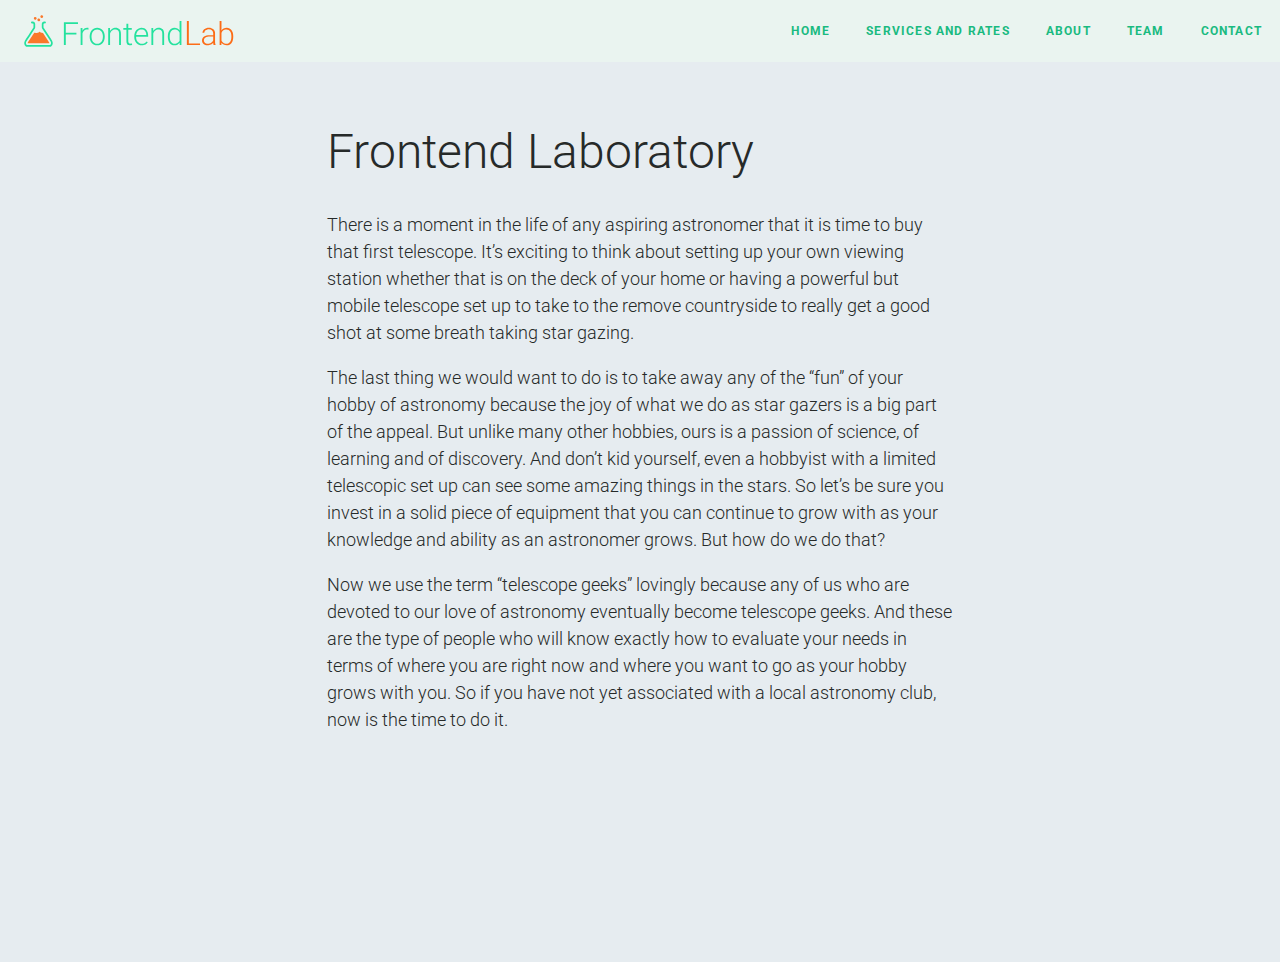
<file: index.html>
<!doctype html>
<html>
  <head>
    <meta content="IE=edge" http-equiv="X-UA-Compatible">
    <meta charset="utf-8">
    <meta content="width=device-width,initial-scale=1.0,minimum-scale=1.0,maximum-scale=1.0,user-scalable=no" name="viewport">

    <!-- Use title if it's in the page YAML frontmatter -->
    <title>Frontend Library</title>
    <link href="/stylesheets/site.css" rel="stylesheet" />

  </head>

  <body class="index">
    <div class="nav-bar">
<a href="/">        <div class="nav-logo">
          <img src="/images/brand/logo.svg" alt="Logo" />
        </div>
</a>      <div id="menu">
        <div class="one"></div>
        <div class="two"></div>
        <div class="three"></div>
      </div>
      <div class="nav-items">
        <ul>
          <a href="/index.html"><li class="nav_active">Home</li></a>
          <a href="#"><li class="nav_active">Services and Rates</li></a>
          <a href="#"><li class="nav_active">About</li></a>
          <a href="#"><li class="nav_active">Team</li></a>
          <a href="#"><li class="nav_active">Contact</li></a>
        </ul>
      </div>
    </div>

    <section class="section--first section--padding__tiny">
  <div class="container">
    <div class="col-6 shift-3">
      <div class="text-container">
        <h1>Frontend Laboratory</h1>
        <p class="font-p-large">
          There is a moment in the life of any aspiring astronomer that it is time to buy that first telescope. It’s exciting to think about setting up your own viewing station whether that is on the deck of your home or having a powerful but mobile telescope set up to take to the remove countryside to really get a good shot at some breath taking star gazing.
        </p>
        <p class="font-p-large">
          The last thing we would want to do is to take away any of the “fun” of your hobby of astronomy because the joy of what we do as star gazers is a big part of the appeal. But unlike many other hobbies, ours is a passion of science, of learning and of discovery. And don’t kid yourself, even a hobbyist with a limited telescopic set up can see some amazing things in the stars. So let’s be sure you invest in a solid piece of equipment that you can continue to grow with as your knowledge and ability as an astronomer grows. But how do we do that?
        </p>
        <p class="font-p-large">
          Now we use the term “telescope geeks” lovingly because any of us who are devoted to our love of astronomy eventually become telescope geeks. And these are the type of people who will know exactly how to evaluate your needs in terms of where you are right now and where you want to go as your hobby grows with you. So if you have not yet associated with a local astronomy club, now is the time to do it.
        </p>
      </div>
    </div>
  </div>
</section>


    <script src="https://ajax.googleapis.com/ajax/libs/jquery/3.1.0/jquery.min.js"></script>
    <script src="/javascripts/all.js"></script>
  </body>
</html>
</file>
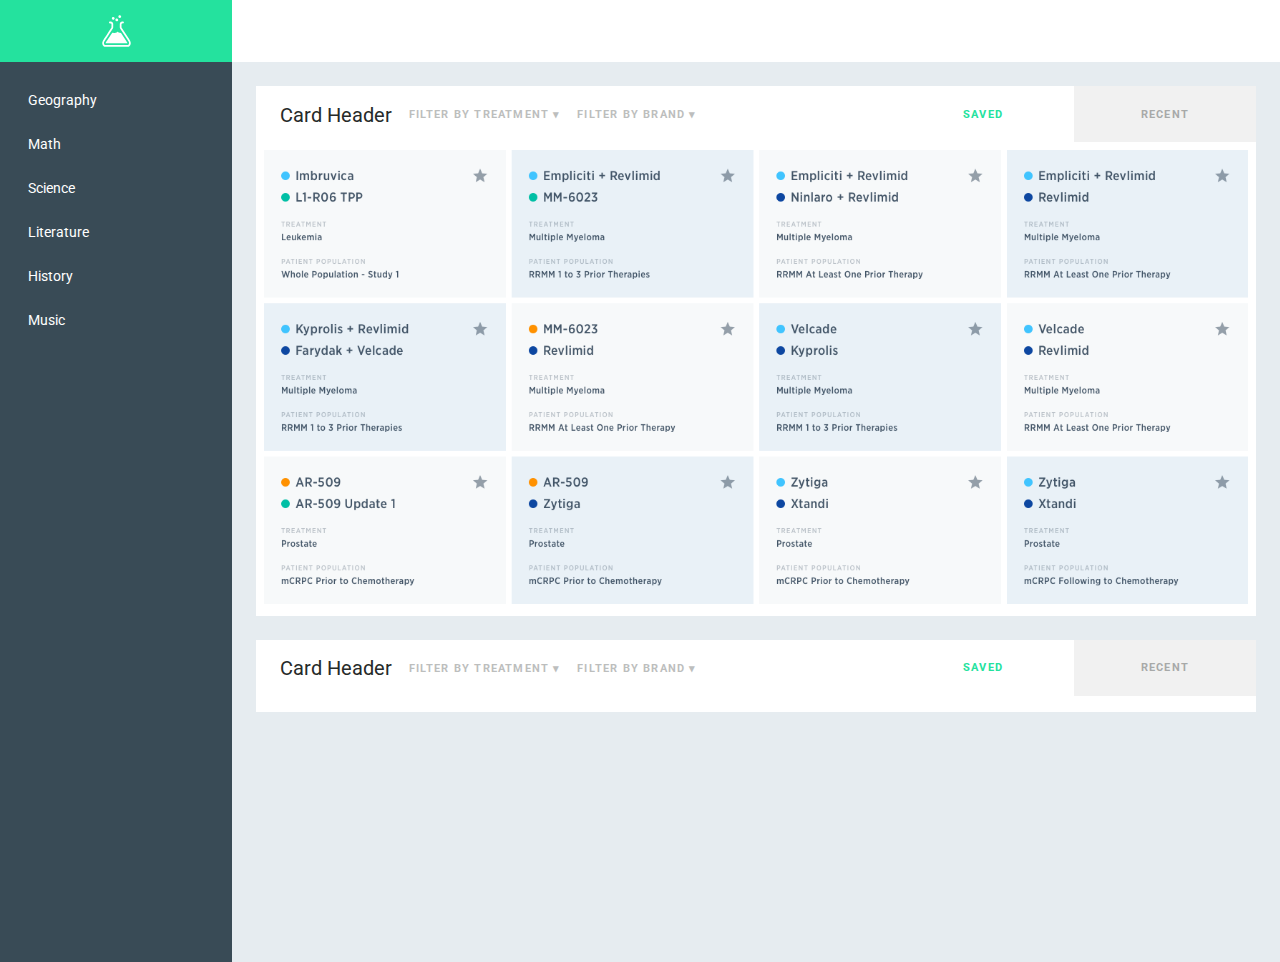
<file: sidebar/index.html>
<!doctype html>
<html>
  <head>
    <meta content="IE=edge" http-equiv="X-UA-Compatible">
    <meta charset="utf-8">
    <meta content="width=device-width,initial-scale=1.0,minimum-scale=1.0,maximum-scale=1.0,user-scalable=no" name="viewport">

    <!-- Use title if it's in the page YAML frontmatter -->
    <title>Frontend Library | Sidebar</title>
    <link href="../stylesheets/site.css" rel="stylesheet" />

  </head>

  <body class="sidebar sidebar_index">
    <!-- Navbar / Header -->
    <!-- <div class="nav-bar">
<a href="/">    <div class="nav-logo">
      <img src="../images/brand/logo.svg" alt="Logo" />
    </div>
</a>  <div id="menu">
    <div class="one"></div>
    <div class="two"></div>
    <div class="three"></div>
  </div>
  <div class="nav-items">
    <ul>
      <a href="/index.html">
        <li class="nav_active">Home</li>
      </a>
      <a href="#">
        <li class="nav_active">Services and Rates</li>
      </a>
      <a href="#">
        <li class="nav_active">About</li>
      </a>
      <a href="#">
        <li class="nav_active">Team</li>
      </a>
      <a href="#">
        <li class="nav_active">Contact</li>
      </a>
    </ul>
  </div>
</div>
 -->
    <div class="sidebar-left">
  <div class="sidebar-header">
      <img src="../images/brand/logo-icon.svg" alt="Logo icon" />
  </div>
  <div class="sidebar-links">
    <ul class="sidebar-link-group">
      <li>Geography</li>
      <li>Math</li>
      <li>Science</li>
      <li>Literature</li>
      <li>History</li>
      <li>Music</li>
    </ul>
  </div>
</div>

    <div class="sidebar-headerbar">

</div>



    <!-- <div class="page-wrap"> -->
    

<div class="page-wrap dashboard-padding">

  <div class="container">



    <div class=" card card-data">
      <div class="card-data-header">
  <div class="card-data-header-text-group">
    <h2 class="card-data-header-text">Card Header</h2>
    <h5 class="card-data-header-filter card-header-ui-controls">Filter By Treatment ▾</h5>
    <h5 class="card-data-header-filter card-header-ui-controls">Filter by Brand ▾</h5>
  </div>

  <div class="card-data-header-tab-group">
    <div class="card-header-tab-fixed card-header-tab-fixed-active">
      <h5 class="card-header-ui-controls">Saved</h5>
    </div>
    <div class="card-header-tab-fixed card-header-tab-fixed-inactive">
      <h5 class="card-header-ui-controls">Recent</h5>
    </div>
  </div>
</div>

      <div class="card-data-content card-data-tile-padding">
        <img src="../images/test/comparison-tiles@2x.png" alt="" />
      </div>
    </div>

    <div class=" card card-data">
      <div class="card-data-header">
  <div class="card-data-header-text-group">
    <h2 class="card-data-header-text">Card Header</h2>
    <h5 class="card-data-header-filter card-header-ui-controls">Filter By Treatment ▾</h5>
    <h5 class="card-data-header-filter card-header-ui-controls">Filter by Brand ▾</h5>
  </div>

  <div class="card-data-header-tab-group">
    <div class="card-header-tab-fixed card-header-tab-fixed-active">
      <h5 class="card-header-ui-controls">Saved</h5>
    </div>
    <div class="card-header-tab-fixed card-header-tab-fixed-inactive">
      <h5 class="card-header-ui-controls">Recent</h5>
    </div>
  </div>
</div>

      <div class="card-data-content card-data-tile-padding">
        <!-- <img src="../images/test/comparison-tiles@2x.png" alt="" /> -->
      </div>
    </div>


  </div>




</div>

    <!-- </div> -->


    <!-- Footer -->
    <!-- <footer>
  <div class="container">
    <h2>Frontend Labs</h2>
    Copyright 2016
  </div>

</footer>
 -->

    <script src="https://ajax.googleapis.com/ajax/libs/jquery/3.1.0/jquery.min.js"></script>
    <script src="../javascripts/all.js"></script>
  </body>
</html>
</file>
<file: stylesheets/site.css>
/*! normalize.css v4.1.1 | MIT License | github.com/necolas/normalize.css */
/**
 * 1. Change the default font family in all browsers (opinionated).
 * 2. Prevent adjustments of font size after orientation changes in IE and iOS.
 */
@import url("https://fonts.googleapis.com/css?family=Roboto");
@import url("https://fonts.googleapis.com/css?family=Roboto+Slab");
@import url("https://fonts.googleapis.com/css?family=Roboto+Condensed");
html {
  -ms-text-size-adjust: 100%;
  /* 2 */
  -webkit-text-size-adjust: 100%;
  /* 2 */
  text-rendering: optimizeLegibility;
  -webkit-font-smoothing: antialiased;
  -moz-osx-font-smoothing: grayscale; }

/**
 * Remove the margin in all browsers (opinionated).
 */
body {
  margin: 0; }

/* HTML5 display definitions
   ========================================================================== */
/**
 * Add the correct display in IE 9-.
 * 1. Add the correct display in Edge, IE, and Firefox.
 * 2. Add the correct display in IE.
 */
article,
aside,
details,
figcaption,
figure,
footer,
header,
main,
menu,
nav,
section,
summary {
  /* 1 */
  display: block; }

/**
 * Add the correct display in IE 9-.
 */
audio,
canvas,
progress,
video {
  display: inline-block; }

/**
 * Add the correct display in iOS 4-7.
 */
audio:not([controls]) {
  display: none;
  height: 0; }

/**
 * Add the correct vertical alignment in Chrome, Firefox, and Opera.
 */
progress {
  vertical-align: baseline; }

/**
 * Add the correct display in IE 10-.
 * 1. Add the correct display in IE.
 */
template,
[hidden] {
  display: none; }

/* Links
   ========================================================================== */
/**
 * 1. Remove the gray background on active links in IE 10.
 * 2. Remove gaps in links underline in iOS 8+ and Safari 8+.
 */
a {
  background-color: transparent;
  /* 1 */
  -webkit-text-decoration-skip: objects;
  /* 2 */ }

/**
 * Remove the outline on focused links when they are also active or hovered
 * in all browsers (opinionated).
 */
a:active,
a:hover {
  outline-width: 0; }

/* Text-level semantics
   ========================================================================== */
/**
 * 1. Remove the bottom border in Firefox 39-.
 * 2. Add the correct text decoration in Chrome, Edge, IE, Opera, and Safari.
 */
abbr[title] {
  border-bottom: none;
  /* 1 */
  text-decoration: underline;
  /* 2 */
  text-decoration: underline dotted;
  /* 2 */ }

/**
 * Prevent the duplicate application of `bolder` by the next rule in Safari 6.
 */
b,
strong {
  font-weight: inherit; }

/**
 * Add the correct font weight in Chrome, Edge, and Safari.
 */
b,
strong {
  font-weight: bolder; }

/**
 * Add the correct font style in Android 4.3-.
 */
dfn {
  font-style: italic; }

/**
 * Correct the font size and margin on `h1` elements within `section` and
 * `article` contexts in Chrome, Firefox, and Safari.
 */
h1 {
  font-size: 2em;
  margin: 0.67em 0; }

/**
 * Add the correct background and color in IE 9-.
 */
mark {
  background-color: #ff0;
  color: #000; }

/**
 * Add the correct font size in all browsers.
 */
small {
  font-size: 80%; }

/**
 * Prevent `sub` and `sup` elements from affecting the line height in
 * all browsers.
 */
sub,
sup {
  font-size: 75%;
  line-height: 0;
  position: relative;
  vertical-align: baseline; }

sub {
  bottom: -0.25em; }

sup {
  top: -0.5em; }

/* Embedded content
   ========================================================================== */
/**
 * Remove the border on images inside links in IE 10-.
 */
img {
  border-style: none; }

/**
 * Hide the overflow in IE.
 */
svg:not(:root) {
  overflow: hidden; }

/* Grouping content
   ========================================================================== */
/**
 * 1. Correct the inheritance and scaling of font size in all browsers.
 * 2. Correct the odd `em` font sizing in all browsers.
 */
code,
kbd,
pre,
samp {
  font-family: monospace, monospace;
  /* 1 */
  font-size: 1em;
  /* 2 */ }

/**
 * Add the correct margin in IE 8.
 */
figure {
  margin: 1em 40px; }

/**
 * 1. Add the correct box sizing in Firefox.
 * 2. Show the overflow in Edge and IE.
 */
hr {
  box-sizing: content-box;
  /* 1 */
  height: 0;
  /* 1 */
  overflow: visible;
  /* 2 */ }

/* Forms
   ========================================================================== */
/**
 * 1. Change font properties to `inherit` in all browsers (opinionated).
 * 2. Remove the margin in Firefox and Safari.
 */
button,
input,
select,
textarea {
  font: inherit;
  /* 1 */
  margin: 0;
  /* 2 */ }

/**
 * Restore the font weight unset by the previous rule.
 */
optgroup {
  font-weight: bold; }

/**
 * Show the overflow in IE.
 * 1. Show the overflow in Edge.
 */
button,
input {
  /* 1 */
  overflow: visible; }

/**
 * Remove the inheritance of text transform in Edge, Firefox, and IE.
 * 1. Remove the inheritance of text transform in Firefox.
 */
button,
select {
  /* 1 */
  text-transform: none; }

/**
 * 1. Prevent a WebKit bug where (2) destroys native `audio` and `video`
 *    controls in Android 4.
 * 2. Correct the inability to style clickable types in iOS and Safari.
 */
button,
html [type="button"],
[type="reset"],
[type="submit"] {
  -webkit-appearance: button;
  /* 2 */ }

/**
 * Remove the inner border and padding in Firefox.
 */
button::-moz-focus-inner,
[type="button"]::-moz-focus-inner,
[type="reset"]::-moz-focus-inner,
[type="submit"]::-moz-focus-inner {
  border-style: none;
  padding: 0; }

/**
 * Restore the focus styles unset by the previous rule.
 */
button:-moz-focusring,
[type="button"]:-moz-focusring,
[type="reset"]:-moz-focusring,
[type="submit"]:-moz-focusring {
  outline: 1px dotted ButtonText; }

/**
 * Change the border, margin, and padding in all browsers (opinionated).
 */
fieldset {
  border: 1px solid #c0c0c0;
  margin: 0 2px;
  padding: 0.35em 0.625em 0.75em; }

/**
 * 1. Correct the text wrapping in Edge and IE.
 * 2. Correct the color inheritance from `fieldset` elements in IE.
 * 3. Remove the padding so developers are not caught out when they zero out
 *    `fieldset` elements in all browsers.
 */
legend {
  box-sizing: border-box;
  /* 1 */
  color: inherit;
  /* 2 */
  display: table;
  /* 1 */
  max-width: 100%;
  /* 1 */
  padding: 0;
  /* 3 */
  white-space: normal;
  /* 1 */ }

/**
 * Remove the default vertical scrollbar in IE.
 */
textarea {
  overflow: auto; }

/**
 * 1. Add the correct box sizing in IE 10-.
 * 2. Remove the padding in IE 10-.
 */
[type="checkbox"],
[type="radio"] {
  box-sizing: border-box;
  /* 1 */
  padding: 0;
  /* 2 */ }

/**
 * Correct the cursor style of increment and decrement buttons in Chrome.
 */
[type="number"]::-webkit-inner-spin-button,
[type="number"]::-webkit-outer-spin-button {
  height: auto; }

/**
 * 1. Correct the odd appearance in Chrome and Safari.
 * 2. Correct the outline style in Safari.
 */
[type="search"] {
  -webkit-appearance: textfield;
  /* 1 */
  outline-offset: -2px;
  /* 2 */ }

/**
 * Remove the inner padding and cancel buttons in Chrome and Safari on OS X.
 */
[type="search"]::-webkit-search-cancel-button,
[type="search"]::-webkit-search-decoration {
  -webkit-appearance: none; }

/**
 * Correct the text style of placeholders in Chrome, Edge, and Safari.
 */
::-webkit-input-placeholder {
  color: inherit;
  opacity: 0.54; }

/**
 * 1. Correct the inability to style clickable types in iOS and Safari.
 * 2. Change font properties to `inherit` in Safari.
 */
::-webkit-file-upload-button {
  -webkit-appearance: button;
  /* 1 */
  font: inherit;
  /* 2 */ }

html {
  box-sizing: border-box; }

*, *::after, *::before {
  box-sizing: inherit; }

button, [type='button'], [type='reset'], [type='submit'] {
  appearance: none;
  background-color: #24E29E;
  border: 0;
  border-radius: 3px;
  color: #fff;
  cursor: pointer;
  display: inline-block;
  font-family: "Roboto", -apple-system, BlinkMacSystemFont, "Segoe UI", "Roboto", "Oxygen", "Ubuntu", "Cantarell", "Fira Sans", "Droid Sans", "Helvetica Neue", sans-serif, sans-serif;
  font-size: 1em;
  -webkit-font-smoothing: antialiased;
  font-weight: 600;
  line-height: 1;
  padding: 0.625em 1.5em;
  text-align: center;
  text-decoration: none;
  transition: background-color 150ms ease;
  user-select: none;
  vertical-align: middle;
  white-space: nowrap; }
  button:hover, button:focus, [type='button']:hover, [type='button']:focus, [type='reset']:hover, [type='reset']:focus, [type='submit']:hover, [type='submit']:focus {
    background-color: #1db57e;
    color: #fff; }
  button:disabled, [type='button']:disabled, [type='reset']:disabled, [type='submit']:disabled {
    cursor: not-allowed;
    opacity: 0.5; }
    button:disabled:hover, [type='button']:disabled:hover, [type='reset']:disabled:hover, [type='submit']:disabled:hover {
      background-color: #24E29E; }

fieldset {
  background-color: transparent;
  border: 0;
  margin: 0;
  padding: 0; }

legend {
  font-weight: 600;
  margin-bottom: 0.3125em;
  padding: 0; }

label {
  display: block;
  font-weight: 600;
  margin-bottom: 0.3125em; }

input,
select,
textarea {
  display: block;
  font-family: "Roboto", -apple-system, BlinkMacSystemFont, "Segoe UI", "Roboto", "Oxygen", "Ubuntu", "Cantarell", "Fira Sans", "Droid Sans", "Helvetica Neue", sans-serif, sans-serif;
  font-size: 1em; }

[type='color'], [type='date'], [type='datetime'], [type='datetime-local'], [type='email'], [type='month'], [type='number'], [type='password'], [type='search'], [type='tel'], [type='text'], [type='time'], [type='url'], [type='week'], input:not([type]), textarea {
  appearance: none;
  background-color: #fff;
  border: 1px solid #ddd;
  border-radius: 3px;
  box-shadow: inset 0 1px 3px rgba(0, 0, 0, 0.06);
  box-sizing: border-box;
  margin-bottom: 0.625em;
  padding: 0.5em;
  transition: border-color 150ms ease;
  width: 100%; }
  [type='color']:hover, [type='date']:hover, [type='datetime']:hover, [type='datetime-local']:hover, [type='email']:hover, [type='month']:hover, [type='number']:hover, [type='password']:hover, [type='search']:hover, [type='tel']:hover, [type='text']:hover, [type='time']:hover, [type='url']:hover, [type='week']:hover, input:not([type]):hover, textarea:hover {
    border-color: #b1b1b1; }
  [type='color']:focus, [type='date']:focus, [type='datetime']:focus, [type='datetime-local']:focus, [type='email']:focus, [type='month']:focus, [type='number']:focus, [type='password']:focus, [type='search']:focus, [type='tel']:focus, [type='text']:focus, [type='time']:focus, [type='url']:focus, [type='week']:focus, input:not([type]):focus, textarea:focus {
    border-color: #24E29E;
    box-shadow: inset 0 1px 3px rgba(0, 0, 0, 0.06), 0 0 5px rgba(28, 209, 144, 0.7);
    outline: none; }
  [type='color']:disabled, [type='date']:disabled, [type='datetime']:disabled, [type='datetime-local']:disabled, [type='email']:disabled, [type='month']:disabled, [type='number']:disabled, [type='password']:disabled, [type='search']:disabled, [type='tel']:disabled, [type='text']:disabled, [type='time']:disabled, [type='url']:disabled, [type='week']:disabled, input:not([type]):disabled, textarea:disabled {
    background-color: #f2f2f2;
    cursor: not-allowed; }
    [type='color']:disabled:hover, [type='date']:disabled:hover, [type='datetime']:disabled:hover, [type='datetime-local']:disabled:hover, [type='email']:disabled:hover, [type='month']:disabled:hover, [type='number']:disabled:hover, [type='password']:disabled:hover, [type='search']:disabled:hover, [type='tel']:disabled:hover, [type='text']:disabled:hover, [type='time']:disabled:hover, [type='url']:disabled:hover, [type='week']:disabled:hover, input:not([type]):disabled:hover, textarea:disabled:hover {
      border: 1px solid #ddd; }
  [type='color']::placeholder, [type='date']::placeholder, [type='datetime']::placeholder, [type='datetime-local']::placeholder, [type='email']::placeholder, [type='month']::placeholder, [type='number']::placeholder, [type='password']::placeholder, [type='search']::placeholder, [type='tel']::placeholder, [type='text']::placeholder, [type='time']::placeholder, [type='url']::placeholder, [type='week']::placeholder, input:not([type])::placeholder, textarea::placeholder {
    color: #7d7f7f; }

textarea {
  resize: vertical; }

[type="checkbox"],
[type="radio"] {
  display: inline;
  margin-right: 0.3125em; }

[type="file"] {
  margin-bottom: 0.625em;
  width: 100%; }

select {
  margin-bottom: 0.625em;
  width: 100%; }

html {
  box-sizing: border-box; }

*,
*::before,
*::after {
  box-sizing: inherit; }

html,
body {
  height: 100%; }

ul,
ol {
  list-style-type: none;
  margin: 0;
  padding: 0; }

dl {
  margin: 0; }

dt {
  font-weight: 600;
  margin: 0; }

dd {
  margin: 0; }

figure {
  margin: 0; }

img,
picture {
  margin: 0;
  max-width: 100%; }

table {
  border-collapse: collapse;
  margin: 0.625em 0;
  table-layout: fixed;
  width: 100%; }

th {
  border-bottom: 1px solid #a6a6a6;
  font-weight: 600;
  padding: 0.625em 0;
  text-align: left; }

td {
  border-bottom: 1px solid #ddd;
  padding: 0.625em 0; }

tr,
td,
th {
  vertical-align: middle; }

body {
  color: #262A29;
  font-family: "Roboto", -apple-system, BlinkMacSystemFont, "Segoe UI", "Roboto", "Oxygen", "Ubuntu", "Cantarell", "Fira Sans", "Droid Sans", "Helvetica Neue", sans-serif, sans-serif;
  font-size: 1em;
  font-weight: 300; }

h1 {
  font-size: 48px;
  font-weight: 300;
  line-height: 1.1; }

p {
  margin-top: 1em; }

a {
  color: #24E29E;
  text-decoration: none;
  transition: color 150ms ease; }
  a a:visited {
    color: #24E29E; }
  a:active, a:focus, a:hover {
    color: #1baa77; }

hr {
  border-bottom: 1px solid #ddd;
  border-left: 0;
  border-right: 0;
  border-top: 0;
  margin: 1.5em 0; }

.col-1 {
  float: left;
  display: block;
  margin-right: 2.22785%;
  width: 6.29114%; }
  .col-1:last-child {
    margin-right: 0; }
  @media screen and (max-width: 748px) {
    .col-1 {
      float: left;
      display: block;
      margin-right: 6.99522%;
      width: 100%; }
      .col-1:last-child {
        margin-right: 0; } }

.col-2 {
  float: left;
  display: block;
  margin-right: 2.22785%;
  width: 14.81013%; }
  .col-2:last-child {
    margin-right: 0; }
  @media screen and (max-width: 748px) {
    .col-2 {
      float: left;
      display: block;
      margin-right: 6.99522%;
      width: 100%; }
      .col-2:last-child {
        margin-right: 0; } }

.col-3 {
  float: left;
  display: block;
  margin-right: 2.22785%;
  width: 23.32912%; }
  .col-3:last-child {
    margin-right: 0; }
  @media screen and (max-width: 748px) {
    .col-3 {
      float: left;
      display: block;
      margin-right: 6.99522%;
      width: 100%; }
      .col-3:last-child {
        margin-right: 0; } }

.col-4 {
  float: left;
  display: block;
  margin-right: 2.22785%;
  width: 31.8481%; }
  .col-4:last-child {
    margin-right: 0; }
  @media screen and (max-width: 748px) {
    .col-4 {
      float: left;
      display: block;
      margin-right: 6.99522%;
      width: 100%; }
      .col-4:last-child {
        margin-right: 0; } }

.col-5 {
  float: left;
  display: block;
  margin-right: 2.22785%;
  width: 40.36709%; }
  .col-5:last-child {
    margin-right: 0; }
  @media screen and (max-width: 748px) {
    .col-5 {
      float: left;
      display: block;
      margin-right: 6.99522%;
      width: 100%; }
      .col-5:last-child {
        margin-right: 0; } }

.col-6 {
  float: left;
  display: block;
  margin-right: 2.22785%;
  width: 48.88608%; }
  .col-6:last-child {
    margin-right: 0; }
  @media screen and (max-width: 748px) {
    .col-6 {
      float: left;
      display: block;
      margin-right: 6.99522%;
      width: 100%; }
      .col-6:last-child {
        margin-right: 0; } }

.col-7 {
  float: left;
  display: block;
  margin-right: 2.22785%;
  width: 57.40506%; }
  .col-7:last-child {
    margin-right: 0; }
  @media screen and (max-width: 748px) {
    .col-7 {
      float: left;
      display: block;
      margin-right: 6.99522%;
      width: 100%; }
      .col-7:last-child {
        margin-right: 0; } }

.col-8 {
  float: left;
  display: block;
  margin-right: 2.22785%;
  width: 65.92405%; }
  .col-8:last-child {
    margin-right: 0; }
  @media screen and (max-width: 748px) {
    .col-8 {
      float: left;
      display: block;
      margin-right: 6.99522%;
      width: 100%; }
      .col-8:last-child {
        margin-right: 0; } }

.col-9 {
  float: left;
  display: block;
  margin-right: 2.22785%;
  width: 74.44304%; }
  .col-9:last-child {
    margin-right: 0; }
  @media screen and (max-width: 748px) {
    .col-9 {
      float: left;
      display: block;
      margin-right: 6.99522%;
      width: 100%; }
      .col-9:last-child {
        margin-right: 0; } }

.col-10 {
  float: left;
  display: block;
  margin-right: 2.22785%;
  width: 82.96203%; }
  .col-10:last-child {
    margin-right: 0; }
  @media screen and (max-width: 748px) {
    .col-10 {
      float: left;
      display: block;
      margin-right: 6.99522%;
      width: 100%; }
      .col-10:last-child {
        margin-right: 0; } }

.col-11 {
  float: left;
  display: block;
  margin-right: 2.22785%;
  width: 91.48101%; }
  .col-11:last-child {
    margin-right: 0; }
  @media screen and (max-width: 748px) {
    .col-11 {
      float: left;
      display: block;
      margin-right: 6.99522%;
      width: 100%; }
      .col-11:last-child {
        margin-right: 0; } }

.col-12 {
  float: left;
  display: block;
  margin-right: 2.22785%;
  width: 100%; }
  .col-12:last-child {
    margin-right: 0; }
  @media screen and (max-width: 748px) {
    .col-12 {
      float: left;
      display: block;
      margin-right: 6.99522%;
      width: 100%; }
      .col-12:last-child {
        margin-right: 0; } }

.shift-0 {
  margin-left: 0%; }

.shift-1 {
  margin-left: 8.51899%; }

.shift-2 {
  margin-left: 17.03797%; }

.shift-3 {
  margin-left: 25.55696%; }

.shift-4 {
  margin-left: 34.07595%; }

.shift-5 {
  margin-left: 42.59494%; }

.shift-6 {
  margin-left: 51.11392%; }

.shift-7 {
  margin-left: 59.63291%; }

.shift-8 {
  margin-left: 68.1519%; }

.shift-9 {
  margin-left: 76.67088%; }

.shift-10 {
  margin-left: 85.18987%; }

.shift-11 {
  margin-left: 93.70886%; }

.shift-12 {
  margin-left: 102.22785%; }

.container {
  max-width: 4800px;
  margin-left: auto;
  margin-right: auto; }
  .container::after {
    clear: both;
    content: "";
    display: block; }

@media screen and (max-width: 748px) {
  .shift-1,
  .shift-2,
  .shift-3,
  .shift-4,
  .shift-5,
  .shift-6,
  .shift-7,
  .shift-8,
  .shift-9,
  .shift-10,
  .shift-11 {
    margin-left: 0%; } }

.omega {
  margin-right: 0; }

.font-light {
  font-weight: 300; }

.font-bold {
  font-weight: 700; }

.font-p-large {
  font-size: 18px;
  line-height: 1.5; }

.txt-center {
  text-align: center; }

.bg-1 {
  background-color: #F6F8F8; }

.nav-bar {
  align-items: center;
  background-color: #EAF4F0;
  display: flex;
  height: 62px;
  justify-content: space-between;
  position: fixed;
  top: 0;
  transition: all ease 150ms;
  width: 100%;
  z-index: 9999; }

.nav-logo {
  height: auto;
  line-height: 0;
  padding-left: 1.5em; }

.nav-items {
  align-items: center;
  display: flex;
  flex-direction: row;
  top: 0; }
  .nav-items ul {
    align-items: center;
    display: flex;
    flex-direction: row; }
  .nav-items li {
    background-color: #EAF4F0;
    height: 62px;
    display: flex;
    align-items: center;
    text-align: left;
    transition: all ease 150ms; }
    .nav-items li:hover {
      background-color: rgba(255, 255, 255, 0.5); }

.nav-items li {
  color: #19ba80;
  font-size: 12px;
  font-weight: 700;
  letter-spacing: 1.2px;
  line-height: 1.2;
  list-style: none;
  padding-left: 1.5em;
  padding-right: 1.5em;
  text-align: right;
  text-transform: uppercase;
  transition: all ease 150ms; }

.nav-items li:hover {
  color: #24E29E; }

#menu {
  display: none;
  float: right;
  cursor: pointer;
  margin-right: 1.5em; }
  #menu img {
    width: 100%; }

/****** Mobile Version ******/
@media screen and (max-width: 748px) {
  .nav-bar.expand {
    height: 100vh;
    transition: all ease 150ms; }
    .nav-bar.expand .nav-logo {
      width: 75%; }
    .nav-bar.expand .one {
      transform: rotate(45deg) translate(4px, 6px); }
    .nav-bar.expand .two {
      opacity: 0; }
    .nav-bar.expand .three {
      transform: rotate(-45deg) translate(4px, -8px); }
    .nav-bar.expand .nav-items {
      text-align: right; }
      .nav-bar.expand .nav-items ul {
        align-items: flex-end;
        flex-direction: column;
        padding-right: 1.5em; }
      .nav-bar.expand .nav-items li {
        height: auto;
        margin-top: 2em;
        padding: 0; }
        .nav-bar.expand .nav-items li:hover {
          background-color: transparent; }

  #menu {
    cursor: default;
    display: inline;
    height: 30px;
    position: absolute;
    right: 0.5em;
    top: 20px;
    width: 28px;
    z-index: 10; }
    #menu:hover .one,
    #menu:hover .two,
    #menu:hover .three {
      background: #6f7a77; }

  .one,
  .two,
  .three {
    backface-visibility: hidden;
    background: #262A29;
    height: 2px;
    margin: 6px auto;
    transition: all ease 150ms;
    width: 100%; }

  .nav-items li {
    display: none;
    opacity: 0;
    transition: opacity ease 1s; }
    .nav-items li.show {
      display: block;
      opacity: 1; } }
.nav-dropdown {
  color: #24E29E;
  position: relative;
  transition: all ease 150ms; }
  .nav-dropdown .nav-second-level {
    background-color: #EAF4F0;
    display: none;
    left: 0;
    margin-top: 62px;
    position: absolute;
    top: 0;
    z-index: 10000;
    transition: all ease 150ms; }
  .nav-dropdown:hover .nav-second-level {
    display: block; }

@media screen and (max-width: 748px) {
  .nav-dropdown .nav-second-level {
    background-color: #EAF4F0;
    right: 0;
    left: auto;
    margin-top: 1em; }
    .nav-dropdown .nav-second-level:hover, .nav-dropdown .nav-second-level:focus {
      display: flex;
      flex-direction: column; } }
.nav-button {
  margin-right: 1.5em;
  margin-left: 0; }

@media screen and (max-width: 748px) {
  .nav-button {
    visibility: hidden; }
    .nav-button.nav-cta-mobile {
      visibility: visible;
      top: 0; } }
.sidebar-left {
  top: 0;
  left: 0;
  position: fixed;
  width: 232px; }

.sidebar-header {
  align-items: center;
  background-color: #24E29E;
  display: flex;
  height: 62px;
  justify-content: center; }

.sidebar-links {
  background-color: #394B56;
  height: 100vh; }

.sidebar-link-group {
  padding-top: 1em; }
  .sidebar-link-group ul {
    display: flex;
    align-items: center; }
  .sidebar-link-group li {
    font-size: 14px;
    font-weight: 400;
    color: white;
    padding-top: 1em;
    padding-bottom: 1em;
    padding-left: 2em;
    width: 100%; }
    .sidebar-link-group li:hover {
      background-color: #394b56; }

.sidebar-headerbar {
  background-color: #fff;
  top: 0;
  left: 0;
  right: 0;
  position: fixed;
  height: 62px;
  margin-left: 232px;
  z-index: 1000; }

body {
  background-color: #E6ECF0; }

.page-wrap {
  display: block;
  height: 100vh;
  margin-left: 232px;
  margin-top: 62px;
  position: relative;
  width: calc(100% - $sidebar-width); }

.dashboard-padding {
  padding: 1.5em; }

.section--first {
  margin-top: 62px; }

.section--padding__large {
  padding: 8em 0; }

.section--padding__medium {
  padding: 6em 0; }

.section--padding__small {
  padding: 4em 0; }

.section--padding__tiny {
  padding: 2em 0; }

@media screen and (max-width: 748px) {
  .txt-container {
    padding: 0 1.5em; } }

.card-data {
  margin-bottom: 1.5em; }

.card-data-content {
  background-color: #FFFFFF; }

.card-data-tile-padding {
  padding: 0.5em; }

.card-header-ui-controls {
  font-size: 11px;
  letter-spacing: 1.2px;
  text-transform: uppercase; }

.card-data-header {
  background-color: #FFFFFF;
  display: flex;
  flex-direction: row;
  justify-content: space-between;
  height: 56px;
  font-weight: 300;
  width: 100%; }

.card-data-header-text-group {
  display: flex;
  flex-direction: row;
  padding-left: 1.5em; }

.card-data-header-text {
  color: #262A29;
  font-size: 20px;
  font-weight: 400; }

.card-data-header-filter {
  opacity: 0.3;
  padding-left: 1.5em;
  padding-top: 4px; }

.card-data-header-tab-group {
  display: flex;
  flex-direction: row; }

.card-header-tab-fixed {
  align-items: center;
  display: flex;
  justify-content: center;
  width: 182px; }

.card-header-tab-fixed-active {
  background-color: #FFFFFF;
  color: #24E29E; }

.card-header-tab-fixed-inactive {
  background-color: #ddd;
  opacity: 0.4; }
</file>
